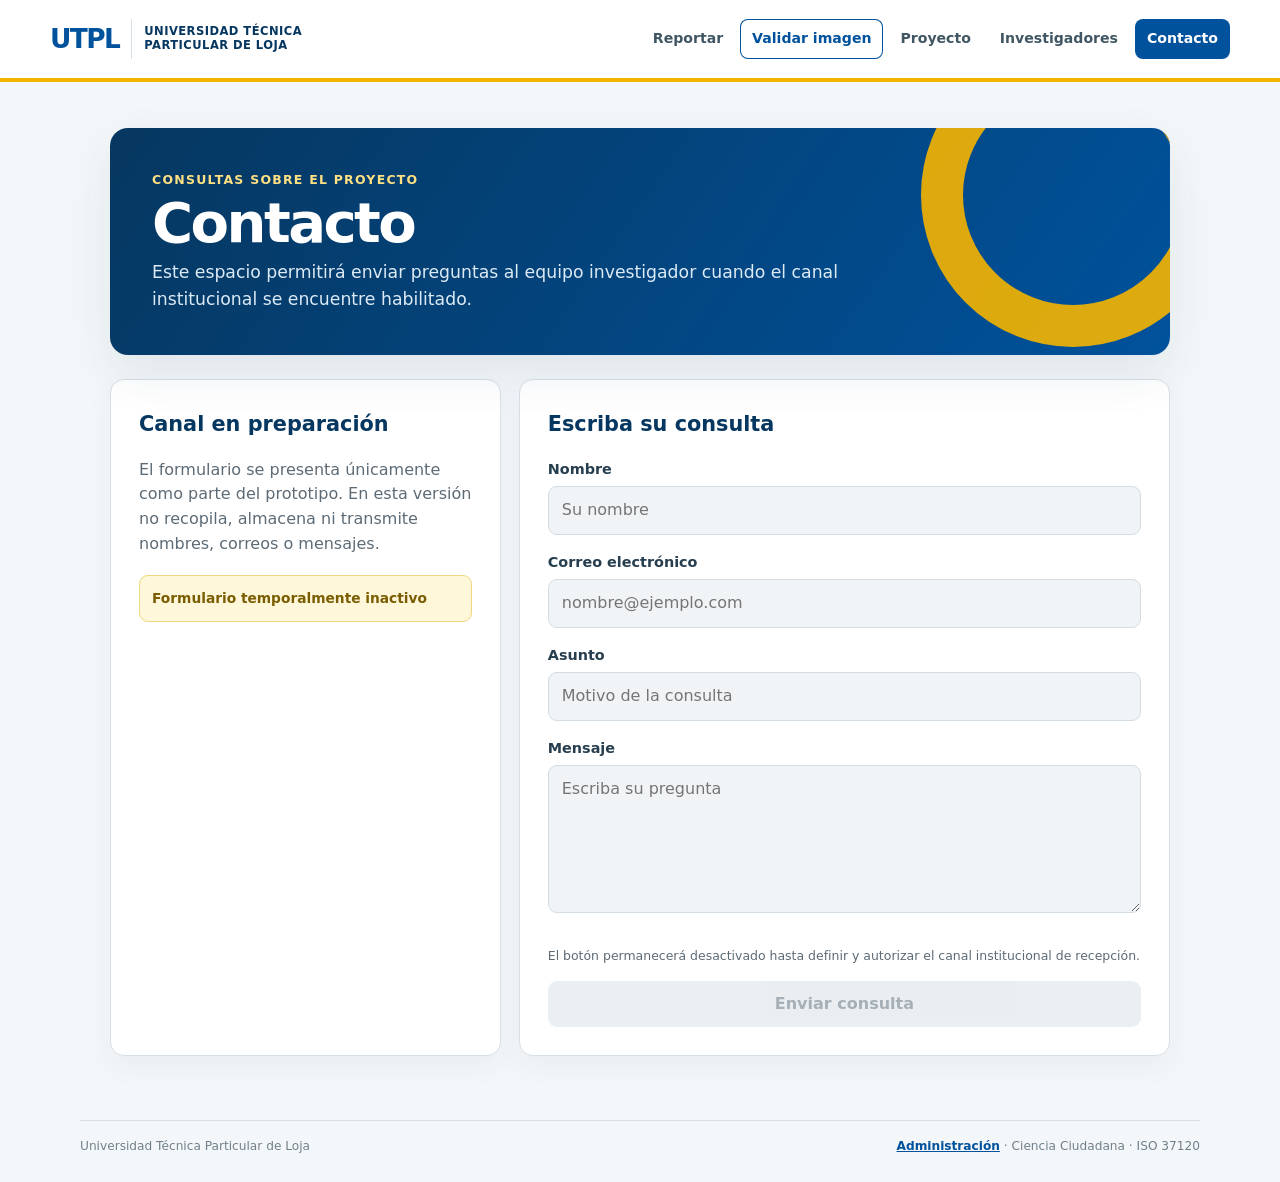
<file: docs/contacto.html>
<!doctype html>
<html lang="es">
<head>
  <meta charset="utf-8"><meta name="viewport" content="width=device-width, initial-scale=1">
  <meta name="description" content="Página de contacto del prototipo de reporte ciudadano UTPL.">
  <meta name="theme-color" content="#00529c"><title>Contacto | Ciencia Ciudadana UTPL</title>
  <link rel="icon" type="image/svg+xml" href="data:image/svg+xml,%3Csvg xmlns='http://www.w3.org/2000/svg' viewBox='0 0 64 64'%3E%3Crect width='64' height='64' rx='14' fill='%2300529c'/%3E%3Cpath d='M15 17h34v9H37v24H27V26H15z' fill='%23f5b400'/%3E%3C/svg%3E">
  <link rel="stylesheet" href="styles.css">
</head>
<body>
  <a class="skip-link" href="#main">Saltar al contenido</a>
  <header class="site-header">
    <a class="brand" href="index.html" aria-label="Universidad Técnica Particular de Loja, ir al inicio"><span class="brand-mark" aria-hidden="true">UTPL</span><span class="brand-name">Universidad Técnica<br>Particular de Loja</span></a>
    <nav class="main-nav" aria-label="Navegación principal">
      <a href="index.html">Reportar</a>
      <a class="nav-destacado" href="validar.html">Validar imagen</a>
      <a href="proyecto.html">Proyecto</a>
      <a href="investigadores.html">Investigadores</a>
      <a class="active" aria-current="page" href="contacto.html">Contacto</a>
    </nav>
  </header>
  <main id="main" class="content-shell">
    <section class="page-hero"><p class="eyebrow">Consultas sobre el proyecto</p><h1>Contacto</h1><p>Este espacio permitirá enviar preguntas al equipo investigador cuando el canal institucional se encuentre habilitado.</p></section>
    <div class="contact-layout">
      <aside class="contact-note"><h2>Canal en preparación</h2><p>El formulario se presenta únicamente como parte del prototipo. En esta versión no recopila, almacena ni transmite nombres, correos o mensajes.</p><div class="contact-status">Formulario temporalmente inactivo</div></aside>
      <section class="contact-form-card" aria-labelledby="contact-form-title"><h2 id="contact-form-title">Escriba su consulta</h2>
        <form class="inactive-form" aria-describedby="contact-disabled-note">
          <div><label for="contact-name">Nombre</label><input id="contact-name" type="text" placeholder="Su nombre" disabled></div>
          <div><label for="contact-email">Correo electrónico</label><input id="contact-email" type="email" placeholder="nombre@ejemplo.com" disabled></div>
          <div><label for="contact-subject">Asunto</label><input id="contact-subject" type="text" placeholder="Motivo de la consulta" disabled></div>
          <div><label for="contact-message">Mensaje</label><textarea id="contact-message" rows="5" placeholder="Escriba su pregunta" disabled></textarea></div>
          <p id="contact-disabled-note" class="microcopy">El botón permanecerá desactivado hasta definir y autorizar el canal institucional de recepción.</p>
          <button class="button primary" type="button" disabled>Enviar consulta</button>
        </form>
      </section>
    </div>
  </main>
  <footer>
    <span>Universidad Técnica Particular de Loja</span>
    <span><a href="historial.html#encuestas">Administración</a> · Ciencia Ciudadana · ISO 37120</span>
  </footer>
</body>
</html>
</file>
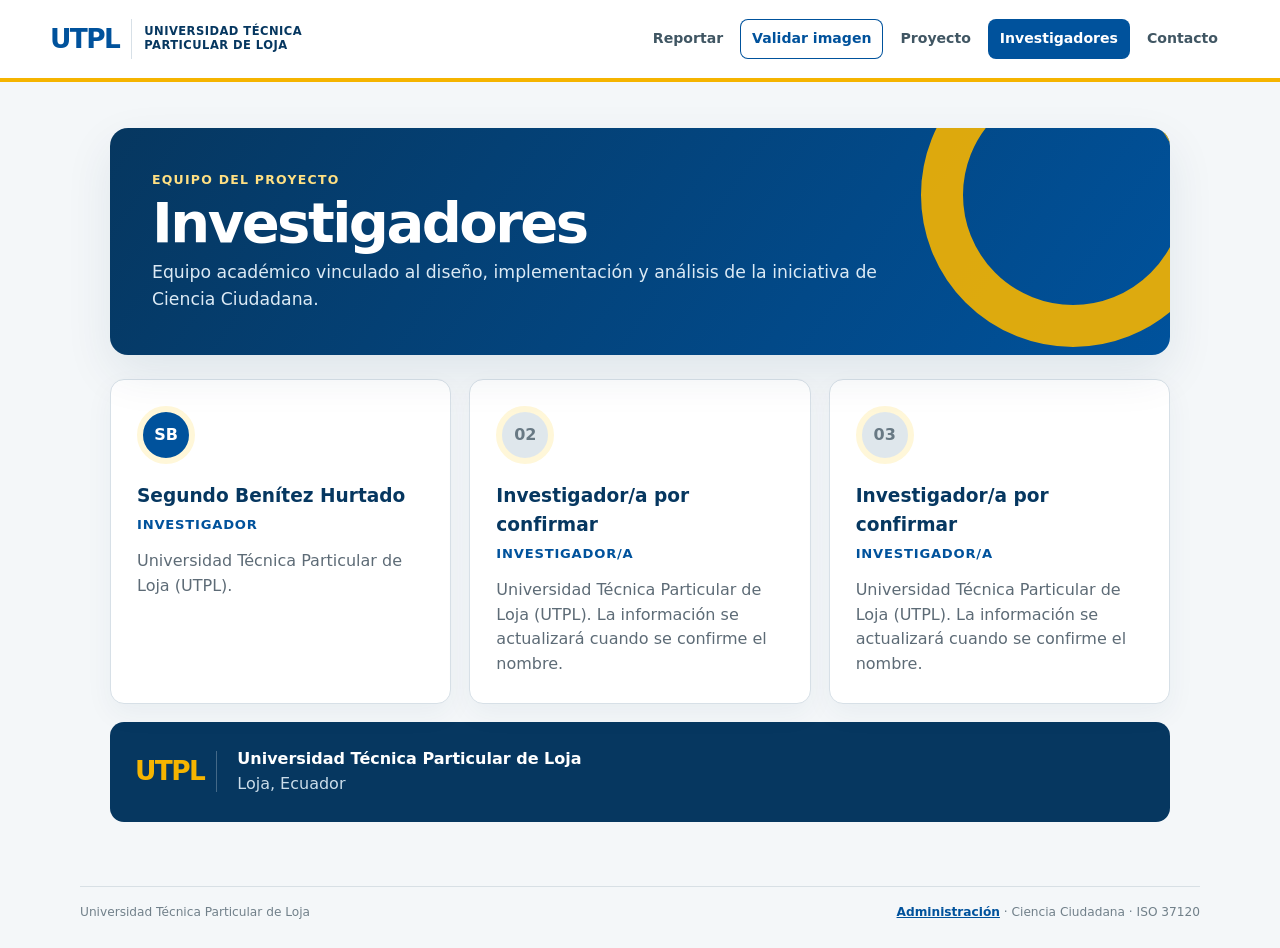
<file: docs/investigadores.html>
<!doctype html>
<html lang="es">
<head>
  <meta charset="utf-8"><meta name="viewport" content="width=device-width, initial-scale=1">
  <meta name="description" content="Equipo investigador del proyecto de Ciencia Ciudadana de la UTPL.">
  <meta name="theme-color" content="#00529c"><title>Investigadores | Ciencia Ciudadana UTPL</title>
  <link rel="icon" type="image/svg+xml" href="data:image/svg+xml,%3Csvg xmlns='http://www.w3.org/2000/svg' viewBox='0 0 64 64'%3E%3Crect width='64' height='64' rx='14' fill='%2300529c'/%3E%3Cpath d='M15 17h34v9H37v24H27V26H15z' fill='%23f5b400'/%3E%3C/svg%3E">
  <link rel="stylesheet" href="styles.css">
</head>
<body>
  <a class="skip-link" href="#main">Saltar al contenido</a>
  <header class="site-header">
    <a class="brand" href="index.html" aria-label="Universidad Técnica Particular de Loja, ir al inicio"><span class="brand-mark" aria-hidden="true">UTPL</span><span class="brand-name">Universidad Técnica<br>Particular de Loja</span></a>
    <nav class="main-nav" aria-label="Navegación principal">
      <a href="index.html">Reportar</a>
      <a class="nav-destacado" href="validar.html">Validar imagen</a>
      <a href="proyecto.html">Proyecto</a>
      <a class="active" aria-current="page" href="investigadores.html">Investigadores</a>
      <a href="contacto.html">Contacto</a>
    </nav>
  </header>
  <main id="main" class="content-shell">
    <section class="page-hero"><p class="eyebrow">Equipo del proyecto</p><h1>Investigadores</h1><p>Equipo académico vinculado al diseño, implementación y análisis de la iniciativa de Ciencia Ciudadana.</p></section>
    <section class="team-grid" aria-label="Integrantes del equipo investigador">
      <article class="person-card"><div class="person-avatar" aria-hidden="true">SB</div><h2>Segundo Benítez Hurtado</h2><p class="person-role">Investigador</p><p>Universidad Técnica Particular de Loja (UTPL).</p></article>
      <article class="person-card pending"><div class="person-avatar" aria-hidden="true">02</div><h2>Investigador/a por confirmar</h2><p class="person-role">Investigador/a</p><p>Universidad Técnica Particular de Loja (UTPL). La información se actualizará cuando se confirme el nombre.</p></article>
      <article class="person-card pending"><div class="person-avatar" aria-hidden="true">03</div><h2>Investigador/a por confirmar</h2><p class="person-role">Investigador/a</p><p>Universidad Técnica Particular de Loja (UTPL). La información se actualizará cuando se confirme el nombre.</p></article>
    </section>
    <section class="institution-card" aria-label="Institución"><span class="brand-mark" aria-hidden="true">UTPL</span><div><strong>Universidad Técnica Particular de Loja</strong><span>Loja, Ecuador</span></div></section>
  </main>
  <footer>
    <span>Universidad Técnica Particular de Loja</span>
    <span><a href="historial.html#encuestas">Administración</a> · Ciencia Ciudadana · ISO 37120</span>
  </footer>
</body>
</html>
</file>
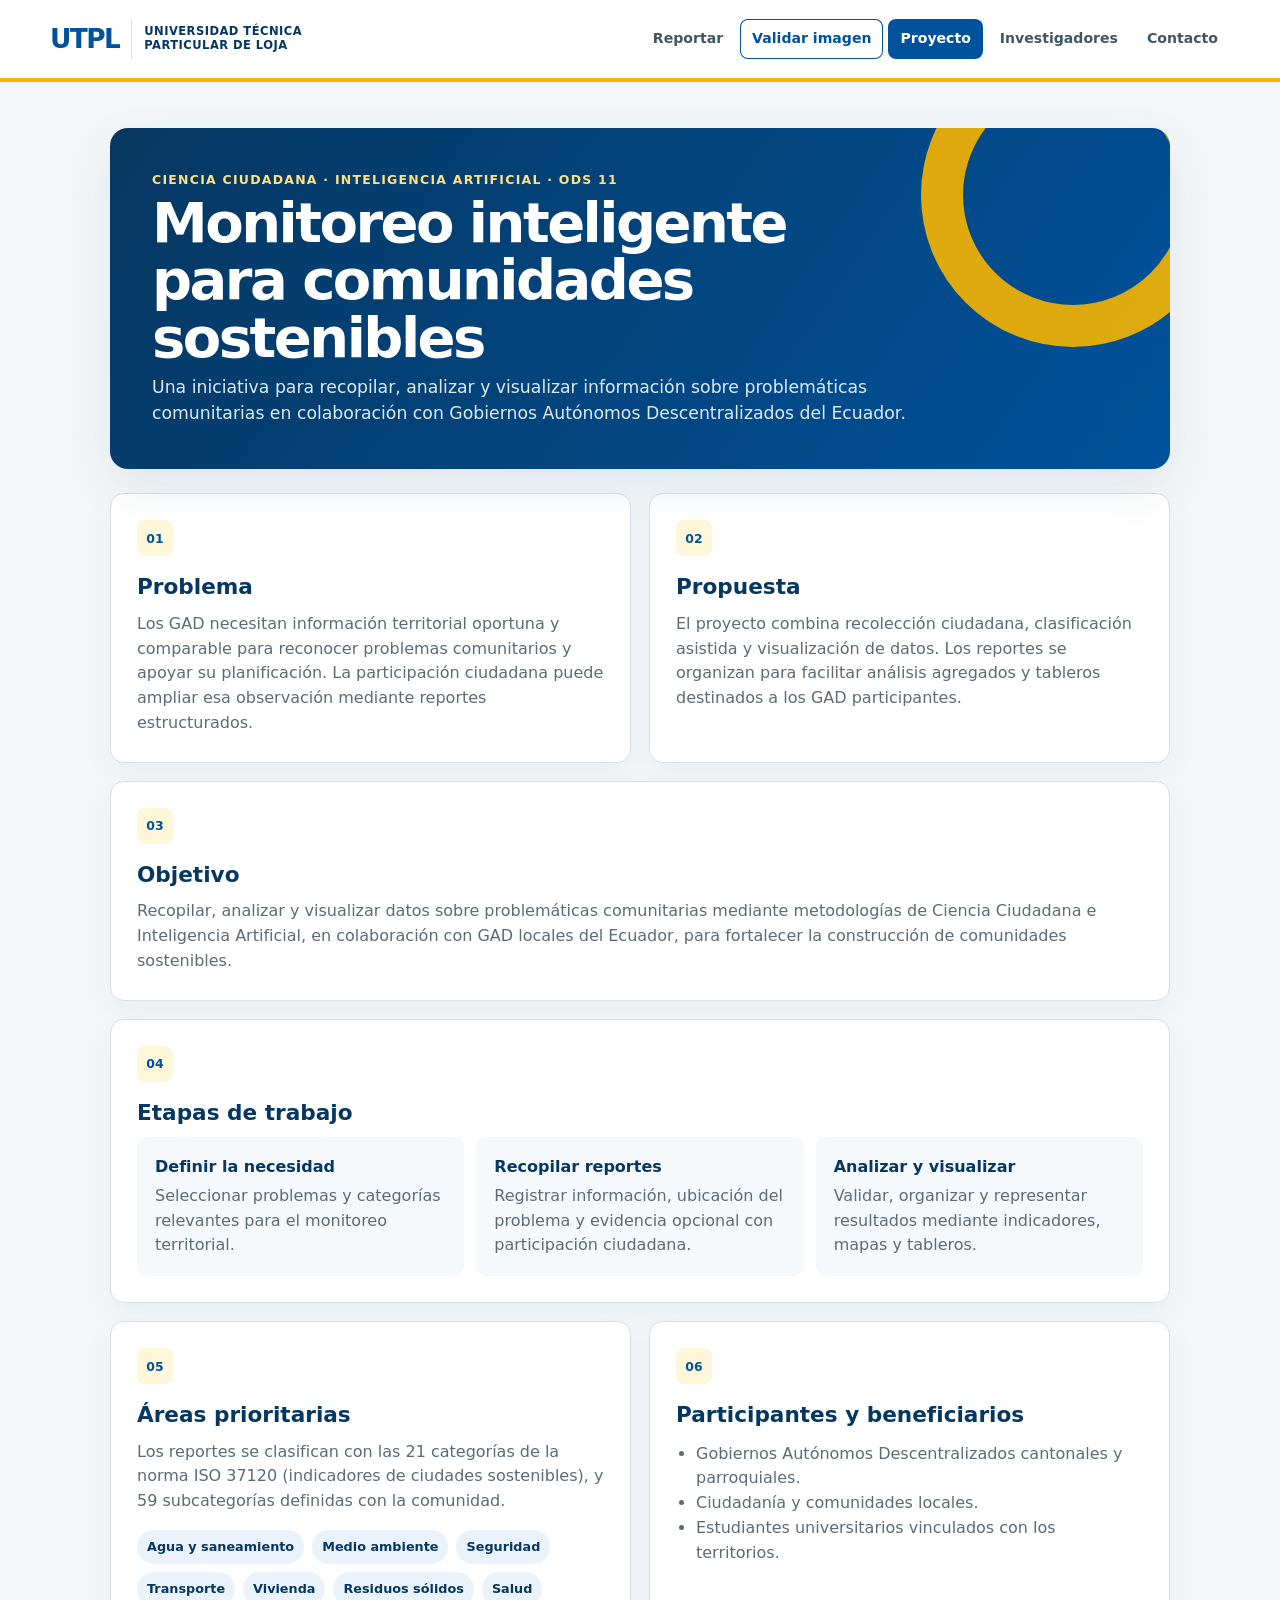
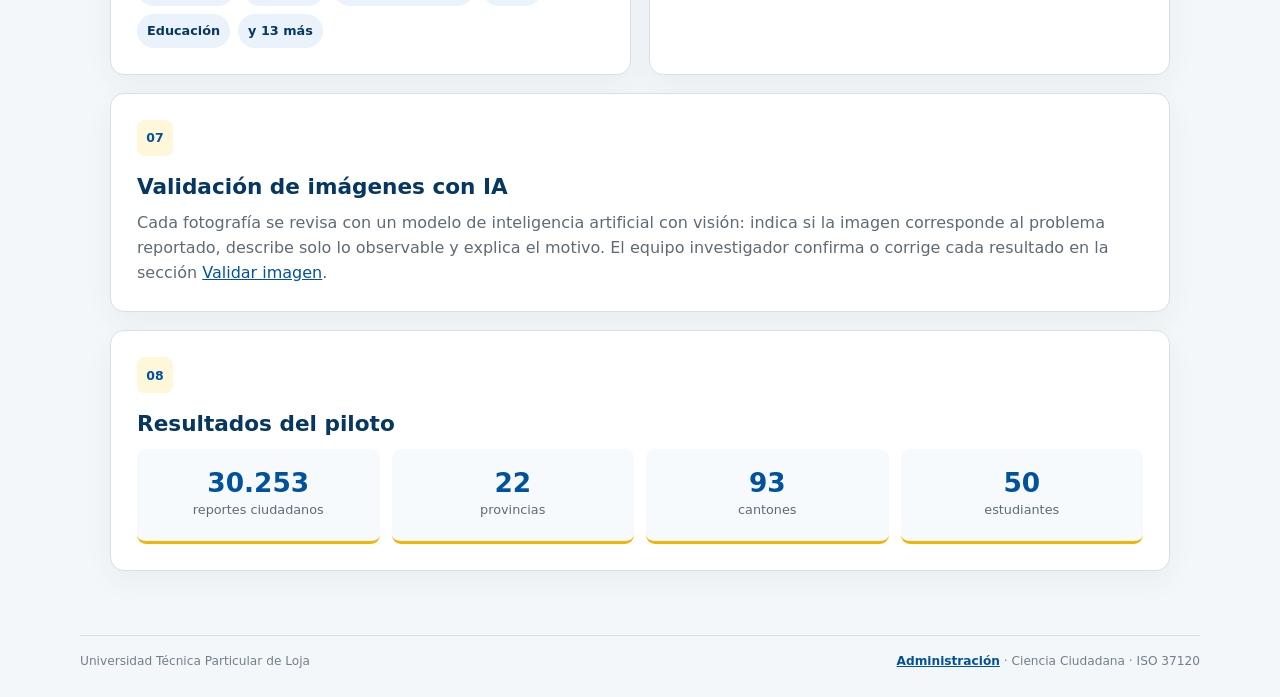
<file: docs/proyecto.html>
<!doctype html>
<html lang="es">
<head>
  <meta charset="utf-8"><meta name="viewport" content="width=device-width, initial-scale=1">
  <meta name="description" content="Información del proyecto de monitoreo inteligente para comunidades sostenibles de la UTPL.">
  <meta name="theme-color" content="#00529c"><title>Proyecto | Ciencia Ciudadana UTPL</title>
  <link rel="icon" type="image/svg+xml" href="data:image/svg+xml,%3Csvg xmlns='http://www.w3.org/2000/svg' viewBox='0 0 64 64'%3E%3Crect width='64' height='64' rx='14' fill='%2300529c'/%3E%3Cpath d='M15 17h34v9H37v24H27V26H15z' fill='%23f5b400'/%3E%3C/svg%3E">
  <link rel="stylesheet" href="styles.css">
</head>
<body>
  <a class="skip-link" href="#main">Saltar al contenido</a>
  <header class="site-header">
    <a class="brand" href="index.html" aria-label="Universidad Técnica Particular de Loja, ir al inicio"><span class="brand-mark" aria-hidden="true">UTPL</span><span class="brand-name">Universidad Técnica<br>Particular de Loja</span></a>
    <nav class="main-nav" aria-label="Navegación principal">
      <a href="index.html">Reportar</a>
      <a class="nav-destacado" href="validar.html">Validar imagen</a>
      <a class="active" aria-current="page" href="proyecto.html">Proyecto</a>
      <a href="investigadores.html">Investigadores</a>
      <a href="contacto.html">Contacto</a>
    </nav>
  </header>
  <main id="main" class="content-shell">
    <section class="page-hero">
      <p class="eyebrow">Ciencia Ciudadana · Inteligencia Artificial · ODS 11</p>
      <h1>Monitoreo inteligente para comunidades sostenibles</h1>
      <p>Una iniciativa para recopilar, analizar y visualizar información sobre problemáticas comunitarias en colaboración con Gobiernos Autónomos Descentralizados del Ecuador.</p>
    </section>
    <div class="content-grid">
      <article class="content-card"><span class="card-number">01</span><h2>Problema</h2><p>Los GAD necesitan información territorial oportuna y comparable para reconocer problemas comunitarios y apoyar su planificación. La participación ciudadana puede ampliar esa observación mediante reportes estructurados.</p></article>
      <article class="content-card"><span class="card-number">02</span><h2>Propuesta</h2><p>El proyecto combina recolección ciudadana, clasificación asistida y visualización de datos. Los reportes se organizan para facilitar análisis agregados y tableros destinados a los GAD participantes.</p></article>
      <article class="content-card wide"><span class="card-number">03</span><h2>Objetivo</h2><p>Recopilar, analizar y visualizar datos sobre problemáticas comunitarias mediante metodologías de Ciencia Ciudadana e Inteligencia Artificial, en colaboración con GAD locales del Ecuador, para fortalecer la construcción de comunidades sostenibles.</p></article>
      <article class="content-card wide"><span class="card-number">04</span><h2>Etapas de trabajo</h2><ol class="stage-list"><li><strong>Definir la necesidad</strong>Seleccionar problemas y categorías relevantes para el monitoreo territorial.</li><li><strong>Recopilar reportes</strong>Registrar información, ubicación del problema y evidencia opcional con participación ciudadana.</li><li><strong>Analizar y visualizar</strong>Validar, organizar y representar resultados mediante indicadores, mapas y tableros.</li></ol></article>
      <article class="content-card"><span class="card-number">05</span><h2>Áreas prioritarias</h2><p>Los reportes se clasifican con las 21 categorías de la norma ISO 37120 (indicadores de ciudades sostenibles), y 59 subcategorías definidas con la comunidad.</p><div class="priority-list"><span>Agua y saneamiento</span><span>Medio ambiente</span><span>Seguridad</span><span>Transporte</span><span>Vivienda</span><span>Residuos sólidos</span><span>Salud</span><span>Educación</span><span>y 13 más</span></div></article>
      <article class="content-card"><span class="card-number">06</span><h2>Participantes y beneficiarios</h2><ul><li>Gobiernos Autónomos Descentralizados cantonales y parroquiales.</li><li>Ciudadanía y comunidades locales.</li><li>Estudiantes universitarios vinculados con los territorios.</li></ul></article>
      <article class="content-card wide"><span class="card-number">07</span><h2>Validación de imágenes con IA</h2><p>Cada fotografía se revisa con un modelo de inteligencia artificial con visión: indica si la imagen corresponde al problema reportado, describe solo lo observable y explica el motivo. El equipo investigador confirma o corrige cada resultado en la sección <a href="validar.html">Validar imagen</a>.</p></article>
      <article class="content-card wide"><span class="card-number">08</span><h2>Resultados del piloto</h2><div class="stat-grid"><div class="stat"><strong>30.253</strong><span>reportes ciudadanos</span></div><div class="stat"><strong>22</strong><span>provincias</span></div><div class="stat"><strong>93</strong><span>cantones</span></div><div class="stat"><strong>50</strong><span>estudiantes</span></div></div></article>
    </div>
  </main>
  <footer>
    <span>Universidad Técnica Particular de Loja</span>
    <span><a href="historial.html#encuestas">Administración</a> · Ciencia Ciudadana · ISO 37120</span>
  </footer>
</body>
</html>
</file>
<file: docs/styles.css>
:root {
  --blue: #00529c;
  --blue-dark: #063760;
  --blue-soft: #eaf3fb;
  --yellow: #f5b400;
  --yellow-soft: #fff7d9;
  --ink: #182936;
  --muted: #5d6b76;
  --line: #d7e0e7;
  --surface: #ffffff;
  --bg: #f4f7f9;
  --danger: #b42318;
  --success: #087a54;
  --shadow: 0 18px 48px rgba(5, 51, 89, .09);
}

* { box-sizing: border-box; }
html { scroll-behavior: smooth; }
body {
  margin: 0;
  min-width: 320px;
  color: var(--ink);
  background: var(--bg);
  font-family: Inter, ui-sans-serif, system-ui, -apple-system, BlinkMacSystemFont, "Segoe UI", sans-serif;
  line-height: 1.55;
}
button, input, select, textarea { font: inherit; }
button, label, select { -webkit-tap-highlight-color: transparent; }
a { color: var(--blue); }
.skip-link { position: fixed; top: -60px; left: 16px; z-index: 50; padding: 10px 14px; background: var(--yellow); color: #142534; font-weight: 800; border-radius: 8px; }
.skip-link:focus { top: 16px; }

.site-header {
  position: relative;
  min-height: 82px;
  padding: 16px max(24px, calc((100vw - 1180px) / 2));
  display: flex;
  justify-content: space-between;
  align-items: center;
  gap: 32px;
  background: var(--surface);
  border-bottom: 4px solid var(--yellow);
}
.brand { display: flex; align-items: center; gap: 12px; color: inherit; text-decoration: none; }
.brand-mark { padding-right: 12px; color: var(--blue); font-weight: 900; font-size: 1.65rem; letter-spacing: -.06em; border-right: 1px solid var(--line); }
.brand-name { font-size: .72rem; line-height: 1.18; color: var(--blue-dark); font-weight: 700; text-transform: uppercase; letter-spacing: .04em; }
.main-nav { display: flex; align-items: center; gap: 5px; }
.main-nav a { padding: 9px 12px; color: #405663; border-radius: 8px; text-decoration: none; font-size: .88rem; font-weight: 800; }
.main-nav a:hover { color: var(--blue); background: var(--blue-soft); }
.main-nav a.active { color: white; background: var(--blue); }
.language-switch { flex: 0 0 auto; padding-left: 11px; display: flex; align-items: center; gap: 5px; border-left: 1px solid var(--line); font-size: .76rem; font-weight: 900; }
.language-switch a { padding: 5px 6px; color: #667783; border-radius: 6px; text-decoration: none; }
.language-switch a.active { color: var(--blue-dark); background: var(--yellow); }
.language-switch span { color: #a4afb7; }

.shell { width: min(1120px, calc(100% - 32px)); margin: 38px auto 56px; }
.intro { display: flex; justify-content: space-between; align-items: flex-end; gap: 36px; margin-bottom: 28px; }
.intro > div:first-child { max-width: 710px; }
.eyebrow, .step-kicker { margin: 0 0 5px; color: var(--blue); font-size: .78rem; font-weight: 900; text-transform: uppercase; letter-spacing: .1em; }
h1, h2, h3, p { margin-top: 0; }
h1 { margin-bottom: 8px; color: var(--blue-dark); font-size: clamp(2.15rem, 5vw, 3.7rem); line-height: 1.02; letter-spacing: -.045em; }
.intro p:not(.eyebrow) { margin-bottom: 0; color: var(--muted); font-size: 1.08rem; }
.local-badge { min-width: 300px; display: flex; gap: 12px; align-items: center; padding: 14px 16px; border: 1px solid #b9d9cd; background: #effbf6; border-radius: 12px; }
.local-badge .lock { width: 22px; height: 22px; border: 2px solid var(--success); border-radius: 50%; color: var(--success); font-size: .6rem; display: grid; place-items: center; }
.local-badge strong, .local-badge span { display: block; }
.local-badge strong { color: #075e43; font-size: .9rem; }
.local-badge span { color: #41655a; font-size: .76rem; }

.steps { margin-bottom: 18px; }
.steps ol { margin: 0; padding: 0; display: grid; grid-template-columns: repeat(4, 1fr); list-style: none; }
.steps li { position: relative; display: flex; align-items: center; gap: 9px; min-width: 0; color: #80909d; font-size: .82rem; font-weight: 700; }
.steps li:not(:last-child)::after { content: ""; position: absolute; left: 40px; right: 12px; top: 16px; height: 2px; background: var(--line); z-index: -1; }
.steps span { flex: 0 0 34px; height: 34px; display: grid; place-items: center; background: var(--surface); border: 2px solid var(--line); border-radius: 50%; }
.steps em { padding-right: 8px; background: var(--bg); font-style: normal; }
.steps li.active, .steps li.complete { color: var(--blue-dark); }
.steps li.active span { color: white; border-color: var(--blue); background: var(--blue); box-shadow: 0 0 0 5px rgba(0, 82, 156, .09); }
.steps li.complete span { color: var(--blue-dark); border-color: var(--yellow); background: var(--yellow); }
.steps li.complete:not(:last-child)::after { background: var(--yellow); }

.status { min-height: 0; }
.status:not(:empty) { margin-bottom: 14px; padding: 11px 14px; color: #7a271a; background: #fff2f0; border: 1px solid #f7c8c4; border-radius: 10px; font-weight: 700; }
.panel { background: var(--surface); border: 1px solid #e1e8ed; border-radius: 18px; box-shadow: var(--shadow); overflow: hidden; }
.panel-heading { padding: 28px 34px 24px; border-bottom: 1px solid var(--line); background: linear-gradient(115deg, #fff 0%, #f6fbff 100%); }
.panel-heading.compact { padding-bottom: 22px; }
.panel-heading h2 { margin-bottom: 6px; color: var(--blue-dark); font-size: clamp(1.45rem, 3vw, 2rem); line-height: 1.18; letter-spacing: -.025em; }
.panel-heading p:last-child { margin-bottom: 0; color: var(--muted); }
.consent-text { margin: 28px 34px 12px; padding: 22px 24px; max-height: 390px; overflow-y: auto; color: #334653; background: #f8fafb; border: 1px solid var(--line); border-left: 4px solid var(--blue); border-radius: 10px; }
.consent-text p:last-child { margin-bottom: 0; }
.decision-box { margin: 24px 34px; padding: 0; border: 0; }
.decision-box.narrow { max-width: 680px; margin-top: 34px; }
.decision-box legend { margin-bottom: 12px; font-weight: 800; color: var(--blue-dark); }
.decision-option { display: flex; align-items: center; gap: 14px; margin-bottom: 10px; padding: 15px 17px; border: 1px solid var(--line); border-radius: 11px; cursor: pointer; transition: .18s ease; }
.decision-option:hover { border-color: #89b9df; background: #f7fbff; }
.decision-option:has(input:checked) { border-color: var(--blue); background: var(--blue-soft); box-shadow: inset 4px 0 0 var(--blue); }
.decision-option input { width: 20px; height: 20px; accent-color: var(--blue); }
.decision-option span, .decision-option small { display: block; }
.decision-option small { color: var(--muted); margin-top: 2px; }
.actions { display: flex; justify-content: space-between; align-items: center; gap: 12px; padding: 26px 34px; }
.actions-end { justify-content: flex-end; border-top: 1px solid var(--line); }
.button { min-height: 46px; padding: 10px 20px; border: 0; border-radius: 9px; font-weight: 800; cursor: pointer; transition: transform .15s ease, box-shadow .15s ease, background .15s ease; }
.button:hover { transform: translateY(-1px); }
.button:disabled { opacity: .62; cursor: wait; transform: none; }
.button:focus-visible, input:focus-visible, select:focus-visible, textarea:focus-visible, .consent-text:focus-visible { outline: 3px solid rgba(0, 82, 156, .26); outline-offset: 2px; }
.button.primary { color: white; background: var(--blue); box-shadow: 0 8px 18px rgba(0, 82, 156, .2); }
.button.primary:hover { background: #064881; }
.button.secondary { color: var(--blue-dark); background: #edf3f7; }

.form-section { padding: 30px 34px; border-bottom: 1px solid var(--line); }
.section-title { display: flex; gap: 14px; align-items: flex-start; margin-bottom: 22px; }
.section-title > span { flex: 0 0 38px; height: 38px; display: grid; place-items: center; color: var(--blue); background: var(--yellow-soft); border-radius: 9px; font-size: .8rem; font-weight: 900; }
.section-title h3 { margin-bottom: 2px; color: var(--blue-dark); font-size: 1.14rem; }
.section-title p { margin: 0; color: var(--muted); font-size: .9rem; }
.form-grid { display: grid; gap: 22px; margin-bottom: 22px; }
.form-grid:last-child { margin-bottom: 0; }
.form-grid.two { grid-template-columns: repeat(2, minmax(0, 1fr)); }
.field { min-width: 0; }
.field > label, .field legend, .label-row label { display: block; margin-bottom: 7px; color: #273e4f; font-size: .9rem; font-weight: 800; }
.field input[type="text"], .field input[type="number"], .field select, .field textarea { width: 100%; min-height: 48px; padding: 11px 13px; color: var(--ink); background: white; border: 1px solid #bdcad3; border-radius: 9px; }
.field textarea { resize: vertical; }
.smart-assist { margin: 4px 0 24px; padding: 18px; display: grid; grid-template-columns: 1fr auto; gap: 14px 20px; align-items: center; background: linear-gradient(110deg, #eef7ff, #f7fbff); border: 1px solid #bdd8ec; border-radius: 12px; }
.assist-copy h4 { margin: 4px 0 3px; color: var(--blue-dark); font-size: 1rem; }
.assist-copy p { margin: 0; color: var(--muted); font-size: .84rem; }
.assist-tag { color: var(--blue); font-size: .7rem; font-weight: 900; text-transform: uppercase; letter-spacing: .08em; }
.assist-button { color: var(--blue); background: white; border: 1px solid var(--blue); }
.classification-result { grid-column: 1 / -1; padding: 13px 14px; color: #29485d; background: white; border: 1px solid #cbdde9; border-radius: 9px; font-size: .86rem; }
.classification-result strong, .classification-result span { display: block; }
.classification-result span { margin-top: 3px; color: var(--muted); }
.classification-result .apply-suggestion { margin-top: 10px; padding: 7px 11px; color: white; background: var(--blue); border: 0; border-radius: 7px; font-weight: 800; cursor: pointer; }
.field select:disabled { background: #f2f5f6; color: #7d8a94; }
.field input[aria-invalid="true"], .field select[aria-invalid="true"], .field textarea[aria-invalid="true"] { border-color: var(--danger); background: #fff8f7; }
.field fieldset, fieldset.field { padding: 0; border: 0; }
.radio-field { margin: 0; }
.segmented { display: grid; grid-template-columns: repeat(3, 1fr); gap: 8px; }
.segmented.two-options { grid-template-columns: repeat(2, 1fr); }
.segmented label input { position: absolute; opacity: 0; pointer-events: none; }
.segmented label span { min-height: 48px; padding: 10px 8px; display: grid; place-items: center; text-align: center; color: #465c6b; border: 1px solid #bdcad3; border-radius: 9px; cursor: pointer; }
.segmented label input:checked + span { color: var(--blue-dark); border-color: var(--blue); background: var(--blue-soft); box-shadow: inset 0 -3px 0 var(--blue); font-weight: 800; }
.segmented label input:focus-visible + span { outline: 3px solid rgba(0, 82, 156, .26); outline-offset: 2px; }
.error { min-height: 18px; display: block; margin-top: 4px; color: var(--danger); font-size: .78rem; font-weight: 700; }
.location-section { background: #fbfdff; }
.location-note { display: flex; flex-wrap: wrap; gap: 4px 8px; margin-bottom: 18px; padding: 12px 14px; color: #795d00; background: var(--yellow-soft); border: 1px solid #efd77f; border-radius: 9px; font-size: .88rem; }
.location-layout { display: grid; grid-template-columns: 1.35fr .65fr; gap: 22px; }
.coordinate-card { padding: 20px; background: white; border: 1px solid var(--line); border-radius: 12px; }
.location-button { width: 100%; color: var(--blue); background: white; border: 1px solid var(--blue); }
.microcopy { margin: 9px 0 0; color: var(--muted); font-size: .78rem; }
.location-visual { position: relative; min-height: 220px; overflow: hidden; display: grid; place-items: center; background: linear-gradient(140deg, #dff0f7, #eef6e4); border: 1px solid #c8d9df; border-radius: 12px; }
.grid-lines { position: absolute; inset: 0; opacity: .34; background-image: linear-gradient(#6ba5bb 1px, transparent 1px), linear-gradient(90deg, #6ba5bb 1px, transparent 1px); background-size: 30px 30px; transform: rotate(-7deg) scale(1.2); }
.pin { position: relative; z-index: 2; width: 52px; height: 52px; border-radius: 50% 50% 50% 0; background: var(--blue); transform: rotate(-45deg); box-shadow: 0 10px 22px rgba(0, 82, 156, .3); }
.pin span { position: absolute; width: 17px; height: 17px; top: 17px; left: 17px; border-radius: 50%; background: var(--yellow); }
.location-visual p { position: absolute; bottom: 18px; z-index: 2; margin: 0; padding: 5px 10px; color: var(--blue-dark); background: rgba(255,255,255,.87); border-radius: 6px; font-size: .78rem; font-weight: 800; }
.label-row { display: flex; justify-content: space-between; gap: 15px; }
.label-row span { color: var(--muted); font-size: .8rem; }
.upload-field > input { position: absolute; opacity: 0; width: 1px; height: 1px; }
.upload-box { min-height: 122px; padding: 20px; display: grid !important; place-items: center; gap: 3px; text-align: center; color: #405664 !important; border: 1.5px dashed #94afc0; border-radius: 11px; cursor: pointer; }
.upload-box:hover { background: #f7fbfe; border-color: var(--blue); }
.upload-icon { width: 32px; height: 32px; display: grid; place-items: center; color: white; background: var(--blue); border-radius: 50%; font-size: 1.3rem; }
.upload-box small { color: var(--muted); max-width: 620px; }
.optional { margin-left: 7px; padding: 2px 7px; color: #536a79; background: #edf2f5; border-radius: 10px; font-size: .72rem; font-weight: 700; }
.file-preview { margin-top: 10px; padding: 12px 14px; background: #eef8f3; border: 1px solid #bfe0d1; border-radius: 8px; }
.file-preview img { display: block; max-width: 160px; max-height: 110px; margin-top: 8px; object-fit: cover; border-radius: 7px; }
.check-grid { display: grid; grid-template-columns: repeat(2, 1fr); gap: 7px; }
.check-grid label { display: flex; align-items: center; gap: 8px; padding: 9px; border: 1px solid var(--line); border-radius: 8px; cursor: pointer; }
.check-grid label:has(input:checked) { border-color: var(--blue); background: var(--blue-soft); }
.check-grid input { accent-color: var(--blue); width: 17px; height: 17px; }
.form-footer { display: flex; align-items: center; justify-content: space-between; gap: 24px; padding-left: 34px; }
.form-footer .actions { padding-left: 0; }
.privacy-reminder strong, .privacy-reminder span { display: block; }
.privacy-reminder strong { color: var(--success); font-size: .82rem; }
.privacy-reminder span { color: var(--muted); font-size: .76rem; }

.review-heading { display: flex; justify-content: space-between; align-items: flex-start; gap: 20px; }
.not-sent { padding: 6px 10px; color: #8a5700; background: var(--yellow-soft); border-radius: 15px; font-size: .74rem; font-weight: 900; text-transform: uppercase; letter-spacing: .05em; }
.summary-grid { padding: 28px 34px; display: grid; grid-template-columns: repeat(2, 1fr); gap: 12px; }
.summary-item { min-width: 0; padding: 15px; background: #f7f9fb; border-radius: 9px; }
.summary-item.wide { grid-column: 1 / -1; }
.summary-item span, .summary-item strong { display: block; }
.summary-item span { color: var(--muted); font-size: .73rem; font-weight: 800; text-transform: uppercase; letter-spacing: .06em; }
.summary-item strong { margin-top: 3px; overflow-wrap: anywhere; color: var(--blue-dark); font-size: .96rem; }
.map-preview { margin: 0 34px 18px; overflow: hidden; background: #f7f9fb; border: 1px solid var(--line); border-radius: 11px; }
.map-preview iframe { width: 100%; height: 310px; display: block; border: 0; }
.map-actions { padding: 12px; display: flex; justify-content: flex-end; flex-wrap: wrap; gap: 9px; }
.map-actions .button { min-height: 40px; display: inline-flex; align-items: center; text-decoration: none; }
.prototype-warning { margin: 0 34px 6px; padding: 16px 18px; background: #fff7e3; border: 1px solid #eed68d; border-radius: 10px; }
.prototype-warning strong, .prototype-warning span { display: block; }
.prototype-warning strong { color: #755500; }
.prototype-warning span { margin-top: 3px; color: #665d45; font-size: .86rem; }
.review-actions { justify-content: flex-end; flex-wrap: wrap; }
.end-panel { padding: 58px 30px; text-align: center; }
.end-panel p { max-width: 640px; margin-left: auto; margin-right: auto; color: var(--muted); }
.end-symbol { width: 62px; height: 62px; margin: 0 auto 18px; display: grid; place-items: center; color: white; background: var(--blue); border: 7px solid var(--yellow-soft); border-radius: 50%; font-size: 1.6rem; font-weight: 900; }

.content-shell { width: min(1060px, calc(100% - 32px)); margin: 46px auto 64px; }
.page-hero { position: relative; overflow: hidden; padding: 42px; color: white; background: linear-gradient(125deg, var(--blue-dark), var(--blue)); border-radius: 18px; box-shadow: var(--shadow); }
.page-hero::after { content: ""; position: absolute; width: 220px; height: 220px; right: -55px; top: -85px; border: 42px solid rgba(245,180,0,.9); border-radius: 50%; }
.page-hero > * { position: relative; z-index: 1; }
.page-hero .eyebrow { color: #ffe083; }
.page-hero h1 { max-width: 760px; color: white; font-size: clamp(2rem, 5vw, 3.5rem); }
.page-hero p:last-child { max-width: 760px; margin-bottom: 0; color: #dceaf5; font-size: 1.08rem; }
.content-grid { margin-top: 24px; display: grid; grid-template-columns: repeat(2, minmax(0, 1fr)); gap: 18px; }
.content-card { padding: 26px; background: white; border: 1px solid var(--line); border-radius: 14px; box-shadow: 0 10px 28px rgba(5,51,89,.05); }
.content-card.wide { grid-column: 1 / -1; }
.content-card .card-number { display: inline-grid; width: 36px; height: 36px; margin-bottom: 14px; place-items: center; color: var(--blue); background: var(--yellow-soft); border-radius: 8px; font-size: .78rem; font-weight: 900; }
.content-card h2, .content-card h3 { margin-bottom: 8px; color: var(--blue-dark); }
.content-card h2 { font-size: 1.35rem; }
.content-card h3 { font-size: 1.08rem; }
.content-card p:last-child { margin-bottom: 0; }
.content-card p, .content-card li { color: var(--muted); }
.content-card ul { margin: 10px 0 0; padding-left: 20px; }
.priority-list { display: flex; flex-wrap: wrap; gap: 8px; margin-top: 14px; }
.priority-list span { padding: 7px 10px; color: var(--blue-dark); background: var(--blue-soft); border-radius: 18px; font-size: .8rem; font-weight: 800; }
.stage-list { margin: 0; padding: 0; display: grid; grid-template-columns: repeat(3, 1fr); gap: 12px; list-style: none; counter-reset: stages; }
.stage-list li { padding: 18px; background: #f6f9fb; border-radius: 10px; }
.stage-list strong { display: block; margin-bottom: 4px; color: var(--blue-dark); }
.stat-grid { display: grid; grid-template-columns: repeat(4, 1fr); gap: 12px; }
.stat { padding: 19px; text-align: center; background: #f7fafc; border-bottom: 3px solid var(--yellow); border-radius: 9px; }
.stat strong { display: block; color: var(--blue); font-size: 1.65rem; line-height: 1.1; }
.stat span { color: var(--muted); font-size: .8rem; }
.team-grid { margin-top: 24px; display: grid; grid-template-columns: repeat(3, 1fr); gap: 18px; }
.person-card { padding: 26px; background: white; border: 1px solid var(--line); border-radius: 14px; box-shadow: 0 10px 28px rgba(5,51,89,.05); }
.person-avatar { width: 58px; height: 58px; margin-bottom: 18px; display: grid; place-items: center; color: white; background: var(--blue); border: 6px solid var(--yellow-soft); border-radius: 50%; font-size: 1rem; font-weight: 900; }
.person-card.pending .person-avatar { color: #687984; background: #dfe7ec; }
.person-card h2 { margin-bottom: 4px; color: var(--blue-dark); font-size: 1.16rem; }
.person-role { margin-bottom: 14px; color: var(--blue); font-size: .82rem; font-weight: 900; text-transform: uppercase; letter-spacing: .06em; }
.person-card p:last-child { margin-bottom: 0; color: var(--muted); }
.institution-card { margin-top: 18px; padding: 25px; display: flex; align-items: center; gap: 20px; color: white; background: var(--blue-dark); border-radius: 14px; }
.institution-card .brand-mark { color: var(--yellow); border-color: rgba(255,255,255,.25); }
.institution-card strong, .institution-card span { display: block; }
.institution-card span { color: #cbddea; }
.contact-layout { margin-top: 24px; display: grid; grid-template-columns: .75fr 1.25fr; gap: 18px; }
.contact-note, .contact-form-card { padding: 28px; background: white; border: 1px solid var(--line); border-radius: 14px; box-shadow: 0 10px 28px rgba(5,51,89,.05); }
.contact-note h2, .contact-form-card h2 { color: var(--blue-dark); font-size: 1.3rem; }
.contact-note p { color: var(--muted); }
.contact-status { margin-top: 18px; padding: 12px; color: #795d00; background: var(--yellow-soft); border: 1px solid #efd77f; border-radius: 9px; font-size: .86rem; font-weight: 800; }
.inactive-form { display: grid; gap: 16px; }
.inactive-form label { display: block; margin-bottom: 6px; color: #273e4f; font-size: .9rem; font-weight: 800; }
.inactive-form input, .inactive-form textarea { width: 100%; padding: 11px 13px; color: #73818b; background: #f1f4f6; border: 1px solid #d3dce2; border-radius: 9px; }
.inactive-form button:disabled { color: #71808b; background: #dfe5e9; box-shadow: none; cursor: not-allowed; }

footer { width: min(1120px, calc(100% - 32px)); margin: 0 auto 26px; padding-top: 16px; display: flex; justify-content: space-between; gap: 24px; color: #71808a; border-top: 1px solid #d8e0e5; font-size: .76rem; }
footer a { color: var(--blue); font-weight: 800; }
[hidden] { display: none !important; }

.status-error { color: #8f241b; background: #fff0ee; border-color: #e4aaa4; }
.admin-shell { max-width: 1180px; }
.admin-hero { margin-bottom: 20px; }
.admin-card { margin-top: 18px; padding: 28px; background: white; border: 1px solid var(--line); border-radius: 14px; box-shadow: 0 10px 28px rgba(5,51,89,.05); }
.admin-card h2 { color: var(--blue-dark); }
.admin-login-form { max-width: 560px; display: grid; gap: 10px; }
.admin-login-form label { font-weight: 800; }
.admin-login-form input { min-height: 48px; padding: 11px 13px; border: 1px solid #bdcad3; border-radius: 9px; }
.admin-login-form .button { margin-top: 5px; justify-self: start; }
.admin-toolbar { margin-top: 18px; padding: 17px 19px; display: flex; justify-content: space-between; align-items: center; gap: 20px; background: white; border: 1px solid var(--line); border-radius: 12px; }
.admin-toolbar strong, .admin-toolbar span { display: block; }
.admin-toolbar span { margin-top: 3px; color: var(--muted); font-size: .8rem; }
.admin-toolbar-actions { display: flex; flex-wrap: wrap; gap: 8px; }
.table-wrap { margin-top: 14px; overflow-x: auto; background: white; border: 1px solid var(--line); border-radius: 12px; }
.reports-table { width: 100%; border-collapse: collapse; font-size: .86rem; }
.reports-table th, .reports-table td { padding: 13px 14px; text-align: left; vertical-align: top; border-bottom: 1px solid var(--line); }
.reports-table th { color: var(--blue-dark); background: #f3f7fa; font-size: .74rem; text-transform: uppercase; letter-spacing: .05em; }
.reports-table td small { display: block; margin-top: 2px; color: var(--muted); }
.reports-table tr:last-child td { border-bottom: 0; }
.table-action { padding: 7px 10px; color: var(--blue); background: white; border: 1px solid var(--blue); border-radius: 7px; font-weight: 800; cursor: pointer; white-space: nowrap; }
.empty-table { padding: 28px !important; text-align: center !important; color: var(--muted); }
.detail-heading { display: flex; align-items: center; justify-content: space-between; gap: 18px; }
.detail-grid { margin-top: 17px; display: grid; grid-template-columns: repeat(2, minmax(0, 1fr)); gap: 10px; }
.detail-grid > div { padding: 13px; background: #f7f9fb; border-radius: 8px; }
.detail-grid span, .detail-grid strong { display: block; overflow-wrap: anywhere; }
.detail-grid span { color: var(--muted); font-size: .72rem; font-weight: 800; text-transform: uppercase; }
.detail-grid strong { margin-top: 3px; color: var(--blue-dark); }
.report-detail .map-preview { margin: 18px 0 0; }
.admin-image { margin-top: 16px; color: var(--muted); }
.admin-image img { max-width: min(100%, 720px); max-height: 520px; display: block; object-fit: contain; border: 1px solid var(--line); border-radius: 10px; }

@media (max-width: 780px) {
  .site-header { align-items: flex-start; flex-direction: column; gap: 12px; }
  .main-nav { width: 100%; overflow-x: auto; padding-bottom: 3px; }
  .language-switch { position: absolute; top: 19px; right: 22px; }
  .intro { align-items: stretch; flex-direction: column; }
  .local-badge { min-width: 0; }
  .steps em { display: none; }
  .steps li:not(:last-child)::after { left: 34px; right: 0; }
  .steps li { justify-content: flex-start; }
  .form-grid.two, .location-layout { grid-template-columns: 1fr; }
  .smart-assist { grid-template-columns: 1fr; }
  .classification-result { grid-column: auto; }
  .content-grid, .team-grid, .contact-layout { grid-template-columns: 1fr; }
  .content-card.wide { grid-column: auto; }
  .stage-list { grid-template-columns: 1fr; }
  .stat-grid { grid-template-columns: repeat(2, 1fr); }
  .form-footer { padding: 20px 24px 0; align-items: flex-start; flex-direction: column; }
  .form-footer .actions { width: 100%; padding: 0 0 24px; }
}

@media (max-width: 560px) {
  .site-header { min-height: auto; padding: 13px 16px; }
  .brand-name { display: none; }
  .main-nav a { white-space: nowrap; font-size: .8rem; padding: 8px 10px; }
  .language-switch { top: 14px; right: 14px; }
  .shell { width: min(100% - 20px, 1120px); margin-top: 25px; }
  .panel { border-radius: 13px; }
  .panel-heading, .form-section { padding: 22px 18px; }
  .consent-text { margin: 20px 18px 10px; padding: 16px; max-height: 440px; }
  .decision-box { margin: 20px 18px; }
  .actions { padding: 22px 18px; }
  .actions:not(.actions-end) { align-items: stretch; flex-direction: column-reverse; }
  .actions .button { width: 100%; }
  .segmented { grid-template-columns: 1fr; }
  .segmented.two-options { grid-template-columns: repeat(2, 1fr); }
  .check-grid, .summary-grid { grid-template-columns: 1fr; }
  .summary-grid { padding: 22px 18px; }
  .map-preview { margin: 0 18px 16px; }
  .map-actions { align-items: stretch; flex-direction: column; }
  .map-actions .button { justify-content: center; }
  .summary-item.wide { grid-column: auto; }
  .prototype-warning { margin: 0 18px 4px; }
  .page-hero { padding: 28px 22px; }
  .content-shell { width: min(100% - 20px, 1060px); margin-top: 28px; }
  .stat-grid { grid-template-columns: 1fr 1fr; }
  .institution-card { align-items: flex-start; }
  .admin-toolbar { align-items: stretch; flex-direction: column; }
  .admin-toolbar-actions { flex-direction: column; }
  .detail-grid { grid-template-columns: 1fr; }
  footer { flex-direction: column; gap: 3px; }
}

@media (prefers-reduced-motion: reduce) {
  html { scroll-behavior: auto; }
  *, *::before, *::after { transition: none !important; }
}

/* ═══════════════ Añadidos: sesión, validación de imagen y sugerencia IA ═══════════════ */
.main-nav a.nav-destacado:not(.active) { color: var(--blue); box-shadow: inset 0 0 0 1px var(--blue); }
.usuario { display: flex; align-items: center; gap: 10px; font-size: .85rem; color: var(--muted); }
.usuario .button { min-height: 36px; padding: 6px 12px; }
.page-hero .usuario { margin-top: 16px; color: #dceaf5; }
.subnav { display: flex; gap: 8px; flex-wrap: wrap; margin: 18px 0 0; }
.subnav a { padding: 8px 14px; border-radius: 8px; background: white; border: 1px solid var(--line); color: var(--blue-dark); font-weight: 800; font-size: .88rem; text-decoration: none; }
.subnav a[aria-current="page"] { background: var(--blue); border-color: var(--blue); color: white; }
.mensaje { margin: 10px 0 0; color: var(--muted); font-size: .9rem; }
.mensaje.error { color: var(--danger); font-weight: 700; }
.fila-botones { display: flex; gap: 8px; flex-wrap: wrap; margin-top: 14px; }
.vista-previa { max-width: 100%; max-height: 320px; border-radius: 10px; margin-top: 12px; display: block; border: 1px solid var(--line); }
.admin-card .field { margin-top: 14px; }
.admin-card .field input[type="email"], .admin-card .field input[type="password"], .admin-card .field input[type="file"] { width: 100%; min-height: 48px; padding: 11px 13px; border: 1px solid #bdcad3; border-radius: 9px; background: white; }

/* Tarjeta de resultado de la validación */
.resultado { display: grid; grid-template-columns: 240px 1fr; gap: 20px; }
.resultado img { width: 100%; border-radius: 10px; border: 1px solid var(--line); }
.resultado h3 { margin: 0 0 4px; color: var(--blue-dark); font-size: 1.1rem; }
.meta { color: var(--muted); font-size: .82rem; }
.etiquetas { display: flex; gap: 6px; flex-wrap: wrap; margin: 12px 0; }
.etiqueta { display: inline-block; padding: 4px 11px; border-radius: 999px; font-size: .8rem; font-weight: 800; background: #edf3f7; color: var(--blue-dark); }
.etiqueta.si { background: #e3f4ea; color: var(--success); }
.etiqueta.no { background: #fdecea; color: var(--danger); }
.etiqueta.no_determinable { background: var(--yellow-soft); color: #7a5600; }
.advertencia { margin: 8px 0; padding: 8px 12px; border-radius: 9px; background: var(--yellow-soft); border: 1px solid #efd77f; color: #6b4f00; font-size: .88rem; font-weight: 700; }
.resultado dl { margin: 10px 0 0; }
.resultado dt { margin-top: 10px; color: var(--muted); font-size: .72rem; font-weight: 800; text-transform: uppercase; letter-spacing: .06em; }
.resultado dd { margin: 3px 0 0; color: var(--ink); }
.revision { margin-top: 16px; padding-top: 14px; border-top: 1px dashed var(--line); }
.estado-revision { font-weight: 800; color: var(--blue-dark); }
.estado-revision.correcto { color: var(--success); }
.estado-revision.incorrecto { color: var(--danger); }
.correccion { display: grid; grid-template-columns: 1fr 1fr; gap: 12px; }
.correccion select, .revision textarea { width: 100%; min-height: 44px; padding: 9px 12px; border: 1px solid #bdcad3; border-radius: 9px; background: white; }
.revision label { display: block; margin: 12px 0 5px; font-weight: 800; font-size: .86rem; color: #273e4f; }
.filtros { display: flex; gap: 8px; flex-wrap: wrap; align-items: center; }
.filtros button[aria-pressed="true"] { color: white; background: var(--blue); }

/* Sugerencia de la IA en el formulario */
.ia-box { margin-top: 14px; padding: 16px 18px; border-radius: 12px; border: 1px solid #bdd8ec; background: linear-gradient(110deg, #eef7ff, #f7fbff); }
.ia-box .assist-tag { display: block; margin-bottom: 4px; }
.ia-box strong.titulo { display: block; color: var(--blue-dark); font-size: 1rem; }
.ia-box p { margin: 6px 0 0; color: #334653; font-size: .9rem; }
.ia-box blockquote { margin: 10px 0 0; padding: 10px 12px; background: white; border-left: 4px solid var(--blue); border-radius: 8px; color: var(--ink); font-size: .92rem; }
.ia-box.si { border-color: #9fd5bb; background: linear-gradient(110deg, #eaf8f1, #f6fcf9); }
.ia-box.no { border-color: #f0b8b1; background: linear-gradient(110deg, #fff1ef, #fffafa); }
.ia-box.no strong.titulo { color: var(--danger); }
.ia-box.no_determinable { border-color: #efd77f; background: linear-gradient(110deg, #fff8e1, #fffdf5); }
.ia-box .fila-botones .button { min-height: 38px; padding: 7px 14px; font-size: .86rem; }
.ia-cargando::before { content: ""; display: inline-block; width: 14px; height: 14px; margin-right: 8px; vertical-align: -2px; border: 2px solid var(--blue); border-right-color: transparent; border-radius: 50%; animation: girar .8s linear infinite; }
@keyframes girar { to { transform: rotate(360deg); } }
.estado-select { min-height: 36px; padding: 5px 8px; border: 1px solid #bdcad3; border-radius: 7px; background: white; font-weight: 700; }

@media (max-width: 780px) {
  .resultado, .correccion { grid-template-columns: 1fr; }
}

/* ═══════════════ Formulario en una sola página: mapa y ventana de revisión IA ═══════════════ */
.consent-compacto { margin: 0 0 16px; max-height: 220px; }
.check-grid.consentimiento { grid-template-columns: repeat(2, 1fr); }
.check-grid.consentimiento label { padding: 12px 14px; }
.mapa { height: 360px; border: 1px solid var(--line); border-radius: 12px; overflow: hidden; z-index: 0; }
.mapa-controles { margin-top: 14px; display: grid; grid-template-columns: auto 1fr; gap: 16px; align-items: end; }
.mapa-controles .location-button { width: auto; }
.mapa-controles .coordenadas { margin: 0; }
.dialogo { width: min(560px, calc(100% - 24px)); max-height: calc(100dvh - 24px); padding: 26px; border: 0; border-radius: 16px; box-shadow: 0 24px 60px rgba(5, 51, 89, .3); color: var(--ink); }
.dialogo::backdrop { background: rgba(6, 55, 96, .45); }
.dialogo h2 { margin: 0 0 12px; color: var(--blue-dark); font-size: 1.3rem; line-height: 1.25; }
.dialogo h2.ok { color: var(--success); }
.dialogo h2.mal { color: var(--danger); }
.dialogo p { margin: 8px 0 0; color: #334653; }
.dialogo blockquote { margin: 6px 0 0; padding: 10px 12px; background: var(--blue-soft); border-left: 4px solid var(--blue); border-radius: 8px; }
.dialogo-foto img { display: block; max-width: 100%; max-height: 220px; margin: 4px 0 8px; border-radius: 10px; border: 1px solid var(--line); object-fit: contain; }
.usar-sugerencia { display: flex; gap: 10px; align-items: flex-start; margin-top: 12px; padding: 10px 12px; border: 1px solid var(--line); border-radius: 9px; cursor: pointer; }
.usar-sugerencia input { width: 18px; height: 18px; margin-top: 2px; accent-color: var(--blue); }
.dialogo .fila-botones { margin-top: 18px; }
.file-preview .fila-botones { margin-top: 8px; }
.file-preview .fila-botones .button { min-height: 36px; padding: 6px 12px; }

/* Pestañas del historial */
.pestanas { display: flex; gap: 6px; flex-wrap: wrap; margin-top: 18px; border-bottom: 2px solid var(--line); }
.pestanas button { padding: 10px 16px; border: 0; border-bottom: 3px solid transparent; margin-bottom: -2px; background: none; color: var(--muted); font: inherit; font-weight: 800; cursor: pointer; }
.pestanas button[aria-selected="true"] { color: var(--blue); border-bottom-color: var(--blue); }
.pestanas .contador { margin-left: 6px; padding: 1px 8px; border-radius: 999px; background: var(--yellow-soft); color: #7a5600; font-size: .75rem; }
.miniatura { width: 72px; height: 54px; object-fit: cover; border-radius: 6px; border: 1px solid var(--line); display: block; }

@media (max-width: 780px) {
  .check-grid.consentimiento, .mapa-controles { grid-template-columns: 1fr; }
  .mapa { height: 300px; }
  .mapa-controles .location-button { width: 100%; }
}

/* Formulario en dos partes */
.steps.dos-partes ol { grid-template-columns: repeat(2, 1fr); max-width: 520px; }
.parte1-error { margin: 0 34px; }
@media (max-width: 560px) { .parte1-error { margin: 0 18px; } }
</file>
